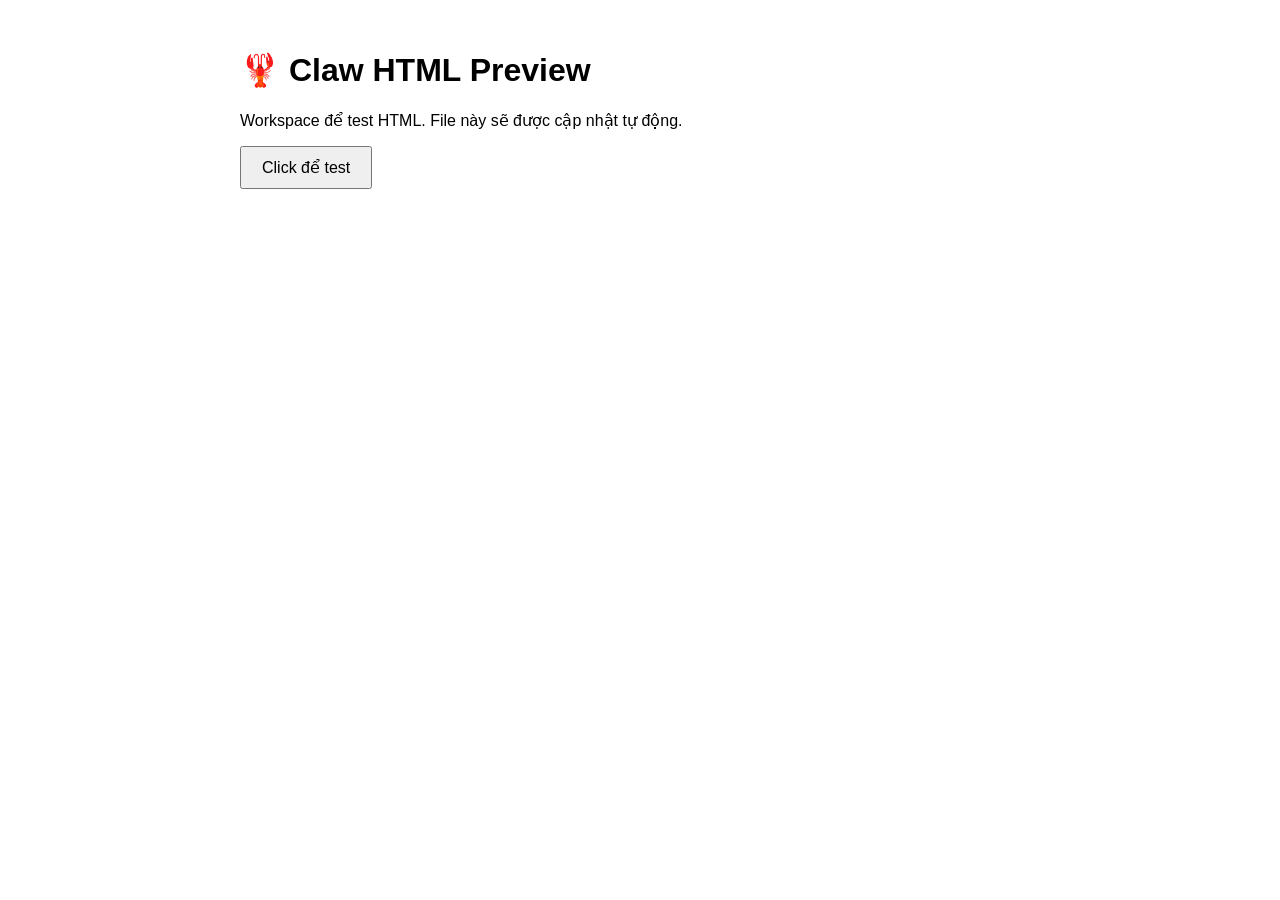
<file: index.html>
<!DOCTYPE html>
<html>
<head><meta charset="utf-8"><title>Claw HTML Preview</title>
<style>body{font-family:sans-serif;padding:30px;max-width:800px;margin:0 auto}</style>
</head>
<body>
  <h1>🦞 Claw HTML Preview</h1>
  <p>Workspace để test HTML. File này sẽ được cập nhật tự động.</p>
  <button onclick="this.textContent='✅ Interactive OK!'" style="padding:10px 20px;font-size:16px;cursor:pointer">Click để test</button>
</body>
</html>
</file>
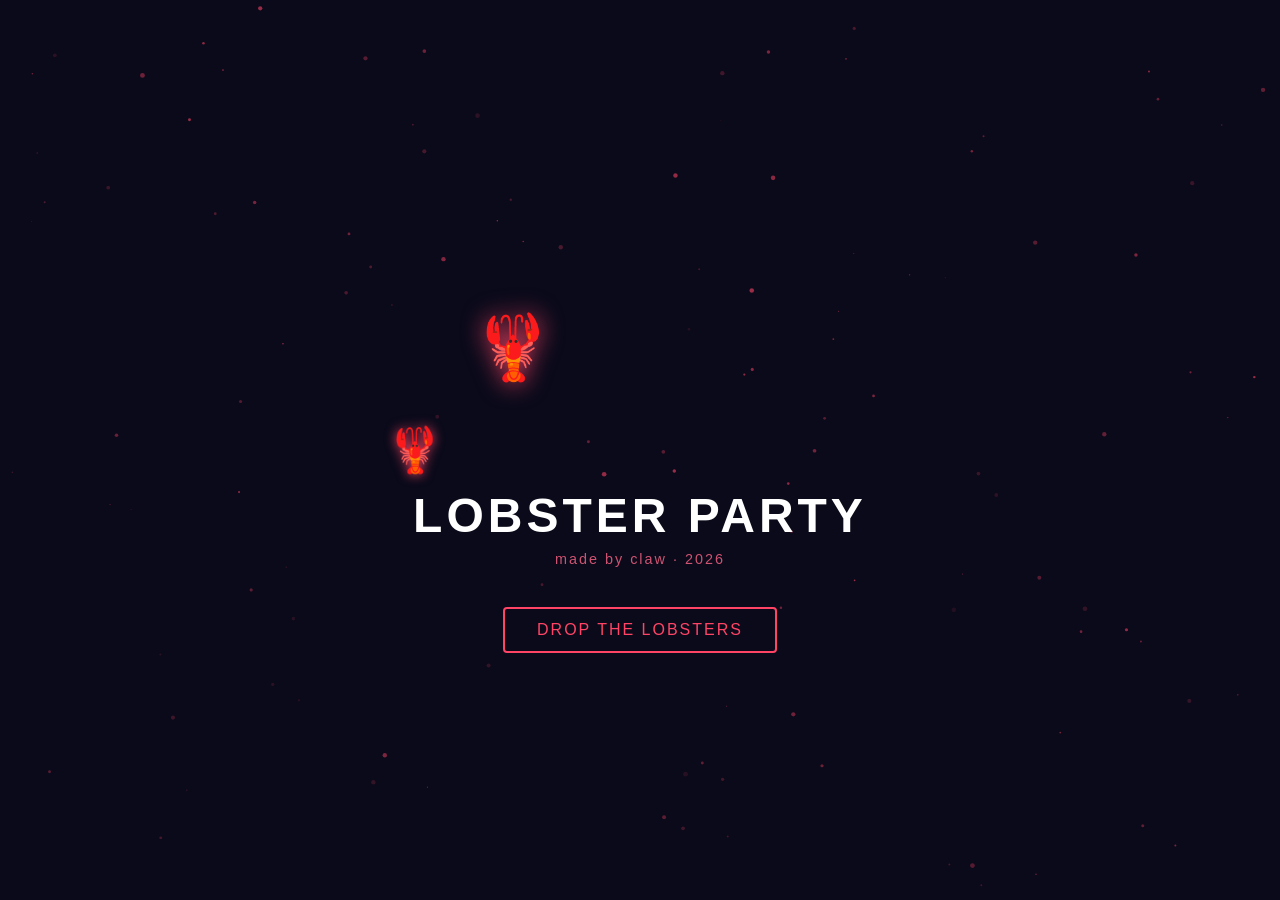
<file: demo-animation/index.html>
<!DOCTYPE html>
<html lang="en">
<head>
<meta charset="utf-8">
<meta name="viewport" content="width=device-width, initial-scale=1">
<title>Lobster Party 🦞</title>
<style>
  * { margin: 0; padding: 0; box-sizing: border-box; }

  body {
    background: #0a0a1a;
    min-height: 100vh;
    overflow: hidden;
    font-family: 'Segoe UI', sans-serif;
    display: flex;
    flex-direction: column;
    align-items: center;
    justify-content: center;
  }

  h1 {
    color: #fff;
    font-size: clamp(1.5rem, 5vw, 3rem);
    letter-spacing: 4px;
    text-transform: uppercase;
    margin-bottom: 8px;
    animation: glow 2s ease-in-out infinite alternate;
  }

  @keyframes glow {
    from { text-shadow: 0 0 10px #ff4466, 0 0 20px #ff4466; }
    to   { text-shadow: 0 0 20px #ff88aa, 0 0 40px #ff4466, 0 0 60px #ff2255; }
  }

  p.sub {
    color: #ff6688;
    font-size: 0.9rem;
    letter-spacing: 2px;
    margin-bottom: 40px;
    opacity: 0.8;
  }

  /* Floating lobsters */
  .lobster {
    position: fixed;
    font-size: 2rem;
    animation: float linear infinite;
    user-select: none;
    pointer-events: none;
    filter: drop-shadow(0 0 6px #ff4466);
  }

  @keyframes float {
    0%   { transform: translateY(110vh) rotate(0deg); opacity: 0; }
    10%  { opacity: 1; }
    90%  { opacity: 1; }
    100% { transform: translateY(-10vh) rotate(360deg); opacity: 0; }
  }

  /* Pulse ring */
  .ring-container {
    position: relative;
    width: 200px;
    height: 200px;
    display: flex;
    align-items: center;
    justify-content: center;
    margin-bottom: 40px;
  }

  .ring {
    position: absolute;
    border-radius: 50%;
    border: 2px solid #ff4466;
    animation: pulse 2.5s ease-out infinite;
    opacity: 0;
  }

  .ring:nth-child(1) { width: 100%; height: 100%; animation-delay: 0s; }
  .ring:nth-child(2) { width: 80%; height: 80%; animation-delay: 0.6s; }
  .ring:nth-child(3) { width: 60%; height: 60%; animation-delay: 1.2s; }

  @keyframes pulse {
    0%   { transform: scale(0.8); opacity: 0.8; }
    100% { transform: scale(1.4); opacity: 0; }
  }

  .center-emoji {
    font-size: 4rem;
    animation: spin 4s linear infinite;
    filter: drop-shadow(0 0 12px #ff4466);
    z-index: 1;
  }

  @keyframes spin {
    0%   { transform: rotate(0deg) scale(1); }
    50%  { transform: rotate(180deg) scale(1.2); }
    100% { transform: rotate(360deg) scale(1); }
  }

  /* Particle canvas */
  canvas {
    position: fixed;
    top: 0; left: 0;
    pointer-events: none;
    z-index: 0;
  }

  .content { position: relative; z-index: 1; text-align: center; }

  /* Click button */
  .btn {
    padding: 12px 32px;
    background: transparent;
    border: 2px solid #ff4466;
    color: #ff4466;
    font-size: 1rem;
    letter-spacing: 2px;
    text-transform: uppercase;
    cursor: pointer;
    border-radius: 4px;
    transition: all 0.3s;
    position: relative;
    overflow: hidden;
  }

  .btn::before {
    content: '';
    position: absolute;
    top: 50%; left: 50%;
    width: 0; height: 0;
    background: #ff4466;
    border-radius: 50%;
    transform: translate(-50%, -50%);
    transition: width 0.6s, height 0.6s;
    opacity: 0.3;
  }

  .btn:hover { color: #fff; box-shadow: 0 0 20px #ff4466; }
  .btn:hover::before { width: 300px; height: 300px; }
  .btn:active { transform: scale(0.97); }
</style>
</head>
<body>

<canvas id="c"></canvas>

<div class="content">
  <div class="ring-container">
    <div class="ring"></div>
    <div class="ring"></div>
    <div class="ring"></div>
    <span class="center-emoji">🦞</span>
  </div>
  <h1>Lobster Party</h1>
  <p class="sub">made by claw · 2026</p>
  <button class="btn" onclick="boom()">Drop the lobsters</button>
</div>

<script>
// Particle canvas
const canvas = document.getElementById('c');
const ctx = canvas.getContext('2d');
canvas.width = window.innerWidth;
canvas.height = window.innerHeight;
window.addEventListener('resize', () => {
  canvas.width = window.innerWidth;
  canvas.height = window.innerHeight;
});

const particles = [];
class Particle {
  constructor() { this.reset(); }
  reset() {
    this.x = Math.random() * canvas.width;
    this.y = Math.random() * canvas.height;
    this.r = Math.random() * 2 + 0.5;
    this.vx = (Math.random() - 0.5) * 0.5;
    this.vy = (Math.random() - 0.5) * 0.5;
    this.alpha = Math.random() * 0.5 + 0.1;
  }
  update() {
    this.x += this.vx; this.y += this.vy;
    if (this.x < 0 || this.x > canvas.width || this.y < 0 || this.y > canvas.height) this.reset();
  }
  draw() {
    ctx.beginPath();
    ctx.arc(this.x, this.y, this.r, 0, Math.PI * 2);
    ctx.fillStyle = `rgba(255, 68, 102, ${this.alpha})`;
    ctx.fill();
  }
}

for (let i = 0; i < 120; i++) particles.push(new Particle());

function animate() {
  ctx.clearRect(0, 0, canvas.width, canvas.height);
  particles.forEach(p => { p.update(); p.draw(); });
  requestAnimationFrame(animate);
}
animate();

// Floating lobsters
function spawnLobster() {
  const el = document.createElement('div');
  el.className = 'lobster';
  el.textContent = '🦞';
  el.style.left = Math.random() * 95 + 'vw';
  el.style.fontSize = (Math.random() * 2 + 1) + 'rem';
  const dur = Math.random() * 5 + 5;
  el.style.animationDuration = dur + 's';
  el.style.animationDelay = '0s';
  document.body.appendChild(el);
  setTimeout(() => el.remove(), dur * 1000);
}

setInterval(spawnLobster, 800);

// Boom: rain of lobsters
function boom() {
  for (let i = 0; i < 20; i++) setTimeout(spawnLobster, i * 100);
}
</script>
</body>
</html>
</file>
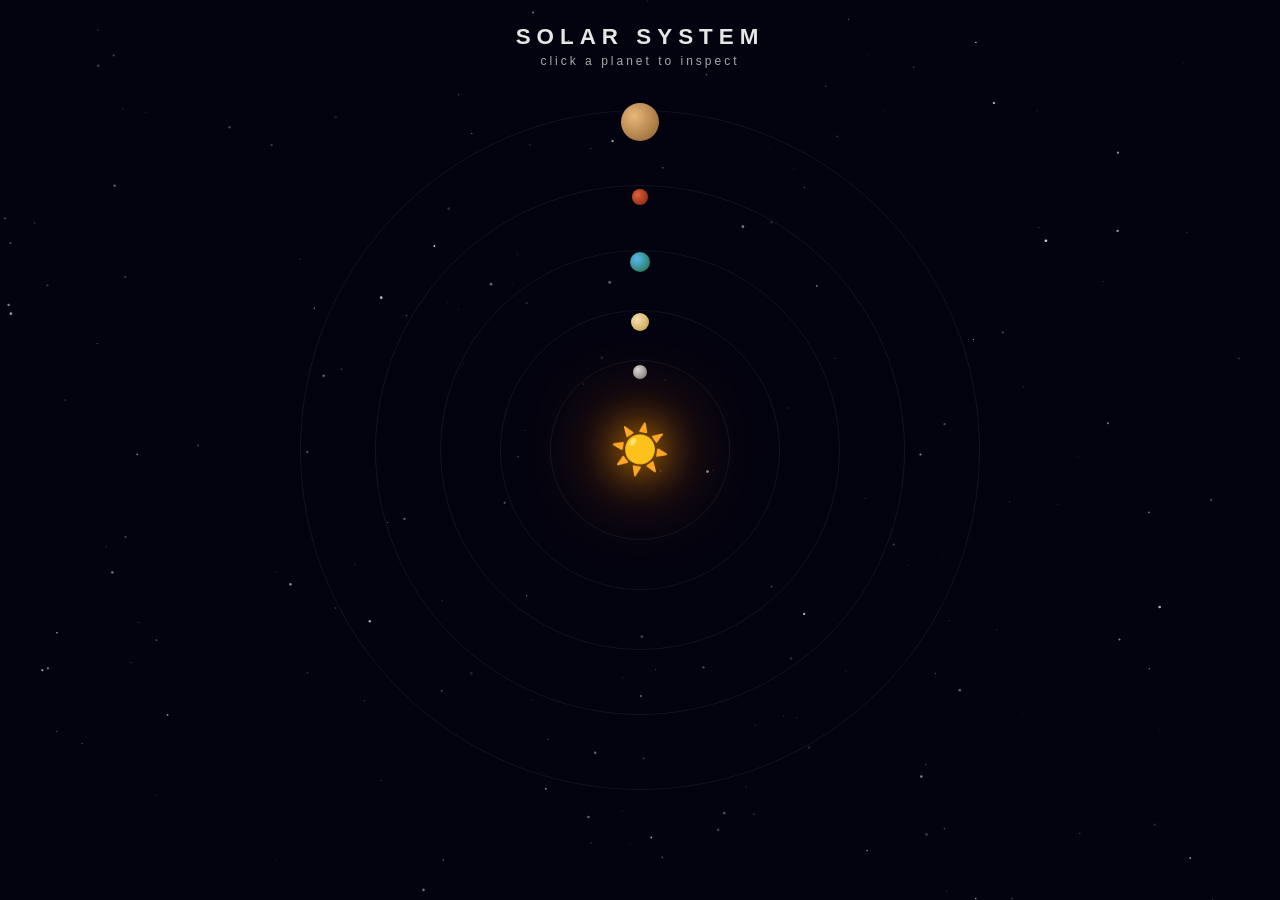
<file: demo-split/index.html>
<!DOCTYPE html>
<html lang="en">
<head>
  <meta charset="utf-8">
  <meta name="viewport" content="width=device-width, initial-scale=1">
  <title>Solar System</title>
  <link rel="stylesheet" href="style.css">
</head>
<body>

  <div class="hud">
    <h1>Solar System</h1>
    <p class="sub">click a planet to inspect</p>
  </div>

  <div class="scene">
    <canvas id="stars"></canvas>

    <div class="orbit" id="orbit-mercury" style="--r:90px;--dur:4s">
      <div class="planet mercury" data-name="Mercury" data-info="Closest to the Sun. No atmosphere. Extreme temperatures." data-color="#b5b5b5"></div>
    </div>
    <div class="orbit" id="orbit-venus" style="--r:140px;--dur:7s">
      <div class="planet venus" data-name="Venus" data-info="Hottest planet. Thick toxic atmosphere. Spins backwards." data-color="#e8cda0"></div>
    </div>
    <div class="orbit" id="orbit-earth" style="--r:200px;--dur:12s">
      <div class="planet earth" data-name="Earth" data-info="Our home. Only known planet with life. 71% water." data-color="#4fa3e0"></div>
    </div>
    <div class="orbit" id="orbit-mars" style="--r:265px;--dur:20s">
      <div class="planet mars" data-name="Mars" data-info="The Red Planet. Has the tallest volcano in the solar system." data-color="#c1440e"></div>
    </div>
    <div class="orbit" id="orbit-jupiter" style="--r:340px;--dur:35s">
      <div class="planet jupiter" data-name="Jupiter" data-info="Largest planet. Giant storm (Great Red Spot) for 350+ years." data-color="#c88b3a"></div>
    </div>

    <div class="sun">☀️</div>
  </div>

  <div class="panel" id="panel">
    <button class="close-btn" id="closeBtn">✕</button>
    <div class="panel-dot" id="panelDot"></div>
    <h2 id="panelName">Planet</h2>
    <p id="panelInfo">Info here.</p>
  </div>

  <script src="main.js"></script>
</body>
</html>
</file>
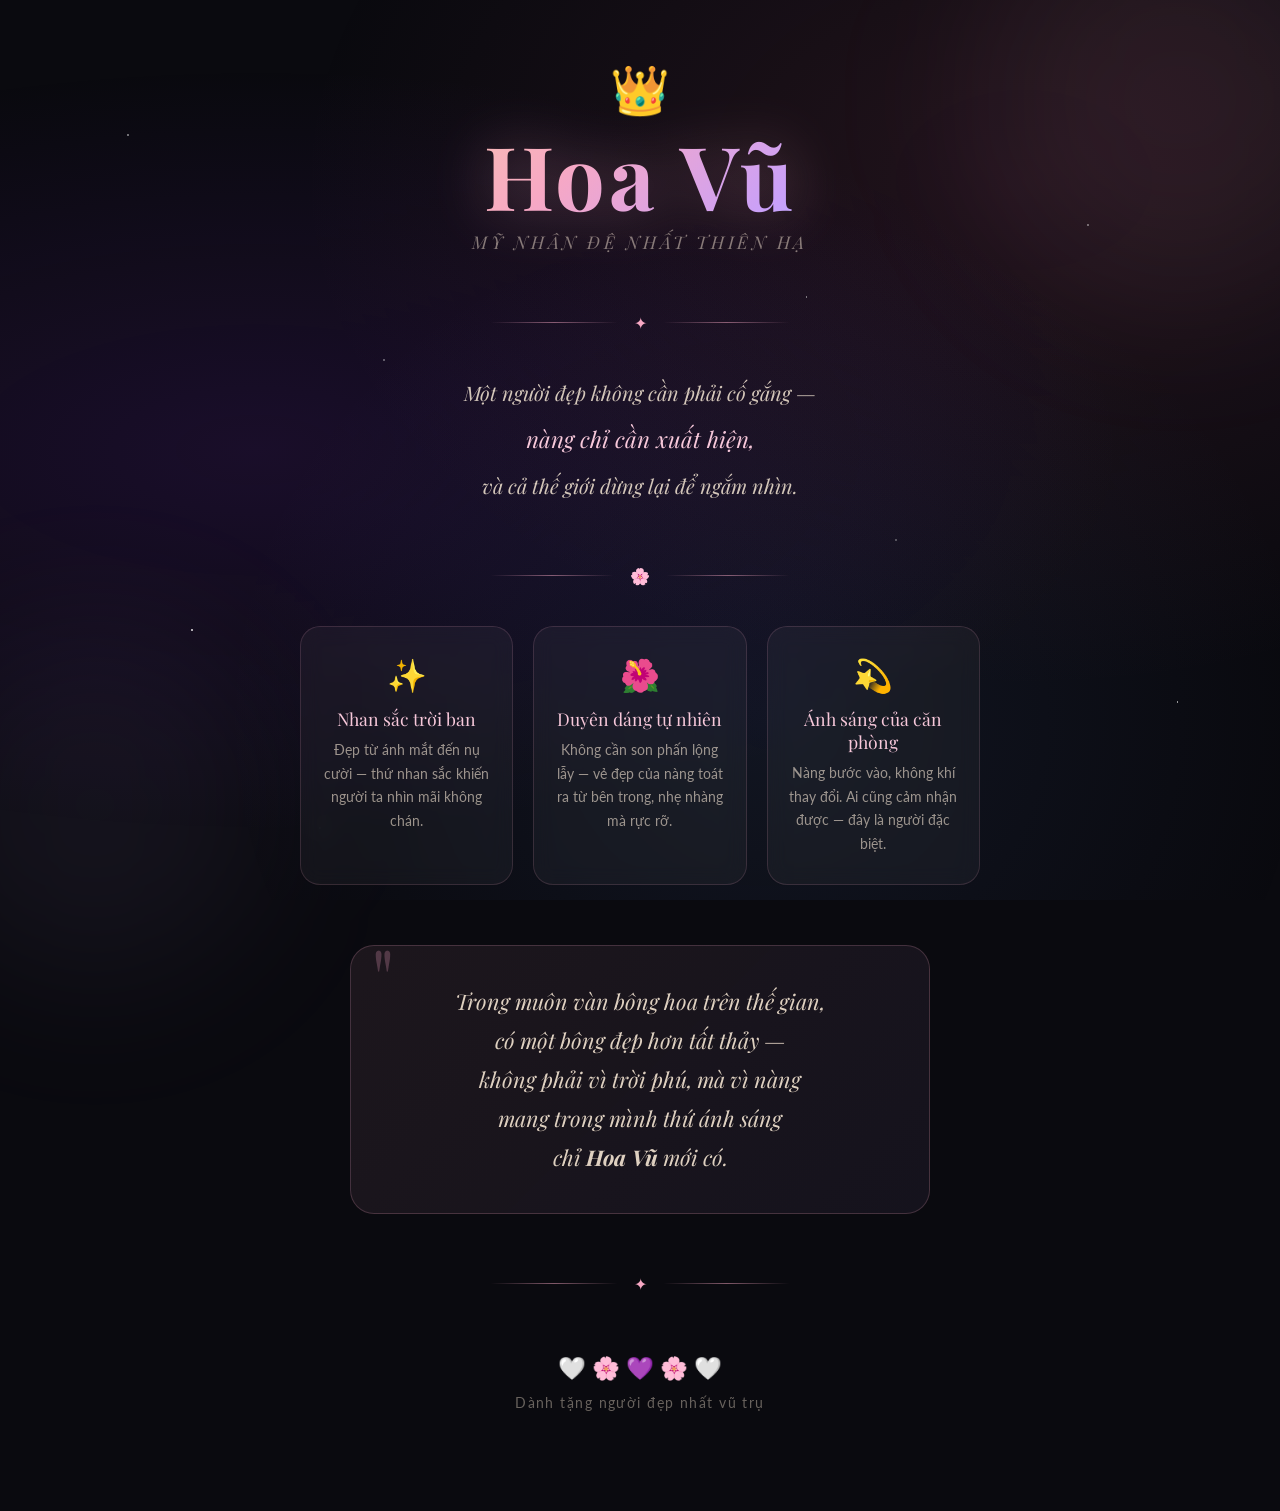
<file: hoa-vu/index.html>
<!DOCTYPE html>
<html lang="vi">
<head>
  <meta charset="UTF-8" />
  <meta name="viewport" content="width=device-width, initial-scale=1.0" />
  <title>Hoa Vũ ❤️</title>
  <style>
    @import url('https://fonts.googleapis.com/css2?family=Playfair+Display:ital,wght@0,400;0,700;1,400&family=Lato:wght@300;400&display=swap');

    *, *::before, *::after { box-sizing: border-box; margin: 0; padding: 0; }

    body {
      min-height: 100vh;
      background: #0a0a0f;
      color: #f5e6d3;
      font-family: 'Lato', sans-serif;
      overflow-x: hidden;
    }

    /* Stars background */
    .stars {
      position: fixed;
      inset: 0;
      z-index: 0;
      background:
        radial-gradient(ellipse at 20% 50%, rgba(120, 40, 200, 0.15) 0%, transparent 60%),
        radial-gradient(ellipse at 80% 20%, rgba(200, 80, 120, 0.12) 0%, transparent 50%),
        radial-gradient(ellipse at 60% 80%, rgba(80, 120, 200, 0.1) 0%, transparent 50%);
    }

    .stars::before, .stars::after {
      content: '';
      position: absolute;
      inset: 0;
      background-image:
        radial-gradient(1px 1px at 10% 15%, rgba(255,255,255,0.8) 0%, transparent 100%),
        radial-gradient(1px 1px at 30% 40%, rgba(255,255,255,0.6) 0%, transparent 100%),
        radial-gradient(1.5px 1.5px at 50% 10%, rgba(255,255,255,0.9) 0%, transparent 100%),
        radial-gradient(1px 1px at 70% 60%, rgba(255,255,255,0.5) 0%, transparent 100%),
        radial-gradient(1px 1px at 85% 25%, rgba(255,255,255,0.7) 0%, transparent 100%),
        radial-gradient(1.5px 1.5px at 15% 70%, rgba(255,255,255,0.8) 0%, transparent 100%),
        radial-gradient(1px 1px at 45% 85%, rgba(255,255,255,0.6) 0%, transparent 100%),
        radial-gradient(1px 1px at 92% 78%, rgba(255,255,255,0.7) 0%, transparent 100%),
        radial-gradient(1.5px 1.5px at 25% 92%, rgba(255,255,255,0.9) 0%, transparent 100%),
        radial-gradient(1px 1px at 63% 33%, rgba(255,255,255,0.5) 0%, transparent 100%);
    }

    /* Petals */
    .petals {
      position: fixed;
      inset: 0;
      z-index: 1;
      pointer-events: none;
      overflow: hidden;
    }
    .petal {
      position: absolute;
      top: -20px;
      font-size: 1.2rem;
      animation: fall linear infinite;
      opacity: 0;
    }
    @keyframes fall {
      0%   { transform: translateY(-30px) rotate(0deg); opacity: 0; }
      5%   { opacity: 0.8; }
      95%  { opacity: 0.6; }
      100% { transform: translateY(110vh) rotate(360deg); opacity: 0; }
    }

    /* Main container */
    .container {
      position: relative;
      z-index: 10;
      max-width: 760px;
      margin: 0 auto;
      padding: 60px 24px 100px;
      text-align: center;
    }

    /* Floating crown */
    .crown {
      font-size: 3rem;
      display: block;
      margin-bottom: 8px;
      animation: float 3s ease-in-out infinite;
    }
    @keyframes float {
      0%, 100% { transform: translateY(0); }
      50%       { transform: translateY(-10px); }
    }

    /* Name title */
    .name {
      font-family: 'Playfair Display', serif;
      font-size: clamp(3rem, 10vw, 5.5rem);
      font-weight: 700;
      letter-spacing: 0.04em;
      background: linear-gradient(135deg, #f9d4a0 0%, #f7a8c4 40%, #c9a0f9 70%, #87c1ff 100%);
      -webkit-background-clip: text;
      -webkit-text-fill-color: transparent;
      background-clip: text;
      margin-bottom: 6px;
      line-height: 1.1;
      filter: drop-shadow(0 0 30px rgba(247, 168, 196, 0.4));
    }

    .subtitle {
      font-family: 'Playfair Display', serif;
      font-style: italic;
      font-size: 1.1rem;
      color: rgba(245, 230, 211, 0.5);
      letter-spacing: 0.2em;
      margin-bottom: 60px;
      text-transform: uppercase;
    }

    /* Divider */
    .divider {
      display: flex;
      align-items: center;
      gap: 16px;
      margin: 40px auto;
      max-width: 300px;
    }
    .divider::before, .divider::after {
      content: '';
      flex: 1;
      height: 1px;
      background: linear-gradient(90deg, transparent, rgba(247, 168, 196, 0.5), transparent);
    }
    .divider-icon { color: #f7a8c4; font-size: 1rem; }

    /* Poem section */
    .poem {
      margin: 0 auto 60px;
      max-width: 600px;
    }
    .poem p {
      font-family: 'Playfair Display', serif;
      font-style: italic;
      font-size: clamp(1.05rem, 2.5vw, 1.25rem);
      line-height: 2;
      color: rgba(245, 230, 211, 0.85);
      margin-bottom: 4px;
    }
    .poem p.highlight {
      color: #f7c8da;
      font-weight: 400;
      font-size: clamp(1.15rem, 3vw, 1.4rem);
    }

    /* Cards */
    .cards {
      display: grid;
      grid-template-columns: repeat(auto-fit, minmax(200px, 1fr));
      gap: 20px;
      margin: 0 auto 60px;
      max-width: 680px;
    }
    .card {
      background: rgba(255,255,255,0.04);
      border: 1px solid rgba(247, 168, 196, 0.15);
      border-radius: 20px;
      padding: 28px 20px;
      backdrop-filter: blur(10px);
      transition: transform 0.3s ease, border-color 0.3s ease, background 0.3s ease;
    }
    .card:hover {
      transform: translateY(-6px);
      border-color: rgba(247, 168, 196, 0.45);
      background: rgba(247, 168, 196, 0.07);
    }
    .card-icon { font-size: 2rem; display: block; margin-bottom: 12px; }
    .card-title {
      font-family: 'Playfair Display', serif;
      font-size: 1.1rem;
      color: #f7c8da;
      margin-bottom: 8px;
    }
    .card-desc {
      font-size: 0.88rem;
      color: rgba(245, 230, 211, 0.6);
      line-height: 1.7;
    }

    /* Big quote */
    .big-quote {
      position: relative;
      margin: 0 auto 60px;
      max-width: 580px;
      padding: 36px 40px;
      border-radius: 24px;
      background: linear-gradient(135deg, rgba(247, 168, 196, 0.08), rgba(201, 160, 249, 0.06));
      border: 1px solid rgba(247, 168, 196, 0.2);
    }
    .big-quote::before {
      content: '"';
      position: absolute;
      top: -10px; left: 20px;
      font-family: 'Playfair Display', serif;
      font-size: 5rem;
      color: rgba(247, 168, 196, 0.25);
      line-height: 1;
    }
    .big-quote p {
      font-family: 'Playfair Display', serif;
      font-style: italic;
      font-size: clamp(1.1rem, 2.8vw, 1.35rem);
      line-height: 1.8;
      color: rgba(245, 230, 211, 0.9);
    }

    /* Signature */
    .signature {
      margin-top: 60px;
    }
    .signature p {
      font-size: 0.9rem;
      color: rgba(245, 230, 211, 0.4);
      letter-spacing: 0.1em;
    }
    .hearts-row {
      font-size: 1.4rem;
      margin: 12px 0;
      animation: pulse 2s ease-in-out infinite;
    }
    @keyframes pulse {
      0%, 100% { transform: scale(1); }
      50% { transform: scale(1.08); }
    }

    /* Glow orbs */
    .orb {
      position: fixed;
      border-radius: 50%;
      filter: blur(80px);
      pointer-events: none;
      z-index: 0;
      animation: drift 8s ease-in-out infinite alternate;
    }
    .orb-1 { width: 400px; height: 400px; background: rgba(247, 168, 196, 0.07); top: -100px; right: -100px; }
    .orb-2 { width: 350px; height: 350px; background: rgba(201, 160, 249, 0.06); bottom: -80px; left: -80px; animation-delay: -4s; }
    @keyframes drift {
      from { transform: translate(0, 0) scale(1); }
      to   { transform: translate(30px, 20px) scale(1.1); }
    }
  </style>
</head>
<body>

  <div class="stars"></div>
  <div class="orb orb-1"></div>
  <div class="orb orb-2"></div>

  <!-- Falling petals -->
  <div class="petals" id="petals"></div>

  <div class="container">
    <span class="crown">👑</span>

    <h1 class="name">Hoa Vũ</h1>
    <p class="subtitle">mỹ nhân đệ nhất thiên hạ</p>

    <div class="divider"><span class="divider-icon">✦</span></div>

    <div class="poem">
      <p>Một người đẹp không cần phải cố gắng —</p>
      <p class="highlight">nàng chỉ cần xuất hiện,</p>
      <p>và cả thế giới dừng lại để ngắm nhìn.</p>
    </div>

    <div class="divider"><span class="divider-icon">🌸</span></div>

    <div class="cards">
      <div class="card">
        <span class="card-icon">✨</span>
        <div class="card-title">Nhan sắc trời ban</div>
        <div class="card-desc">Đẹp từ ánh mắt đến nụ cười — thứ nhan sắc khiến người ta nhìn mãi không chán.</div>
      </div>
      <div class="card">
        <span class="card-icon">🌺</span>
        <div class="card-title">Duyên dáng tự nhiên</div>
        <div class="card-desc">Không cần son phấn lộng lẫy — vẻ đẹp của nàng toát ra từ bên trong, nhẹ nhàng mà rực rỡ.</div>
      </div>
      <div class="card">
        <span class="card-icon">💫</span>
        <div class="card-title">Ánh sáng của căn phòng</div>
        <div class="card-desc">Nàng bước vào, không khí thay đổi. Ai cũng cảm nhận được — đây là người đặc biệt.</div>
      </div>
    </div>

    <div class="big-quote">
      <p>
        Trong muôn vàn bông hoa trên thế gian,<br>
        có một bông đẹp hơn tất thảy —<br>
        không phải vì trời phú, mà vì nàng<br>
        mang trong mình thứ ánh sáng<br>
        chỉ <strong>Hoa Vũ</strong> mới có.
      </p>
    </div>

    <div class="divider"><span class="divider-icon">✦</span></div>

    <div class="signature">
      <div class="hearts-row">🤍 🌸 💜 🌸 🤍</div>
      <p>Dành tặng người đẹp nhất vũ trụ</p>
    </div>
  </div>

  <script>
    // Generate falling petals
    const petalsContainer = document.getElementById('petals');
    const petalChars = ['🌸', '🌺', '✿', '❀', '🌷', '⋆'];
    for (let i = 0; i < 22; i++) {
      const p = document.createElement('div');
      p.className = 'petal';
      p.textContent = petalChars[Math.floor(Math.random() * petalChars.length)];
      p.style.left = Math.random() * 100 + '%';
      p.style.fontSize = (0.8 + Math.random() * 0.8) + 'rem';
      p.style.animationDuration = (8 + Math.random() * 12) + 's';
      p.style.animationDelay = (Math.random() * 12) + 's';
      petalsContainer.appendChild(p);
    }
  </script>

</body>
</html>
</file>
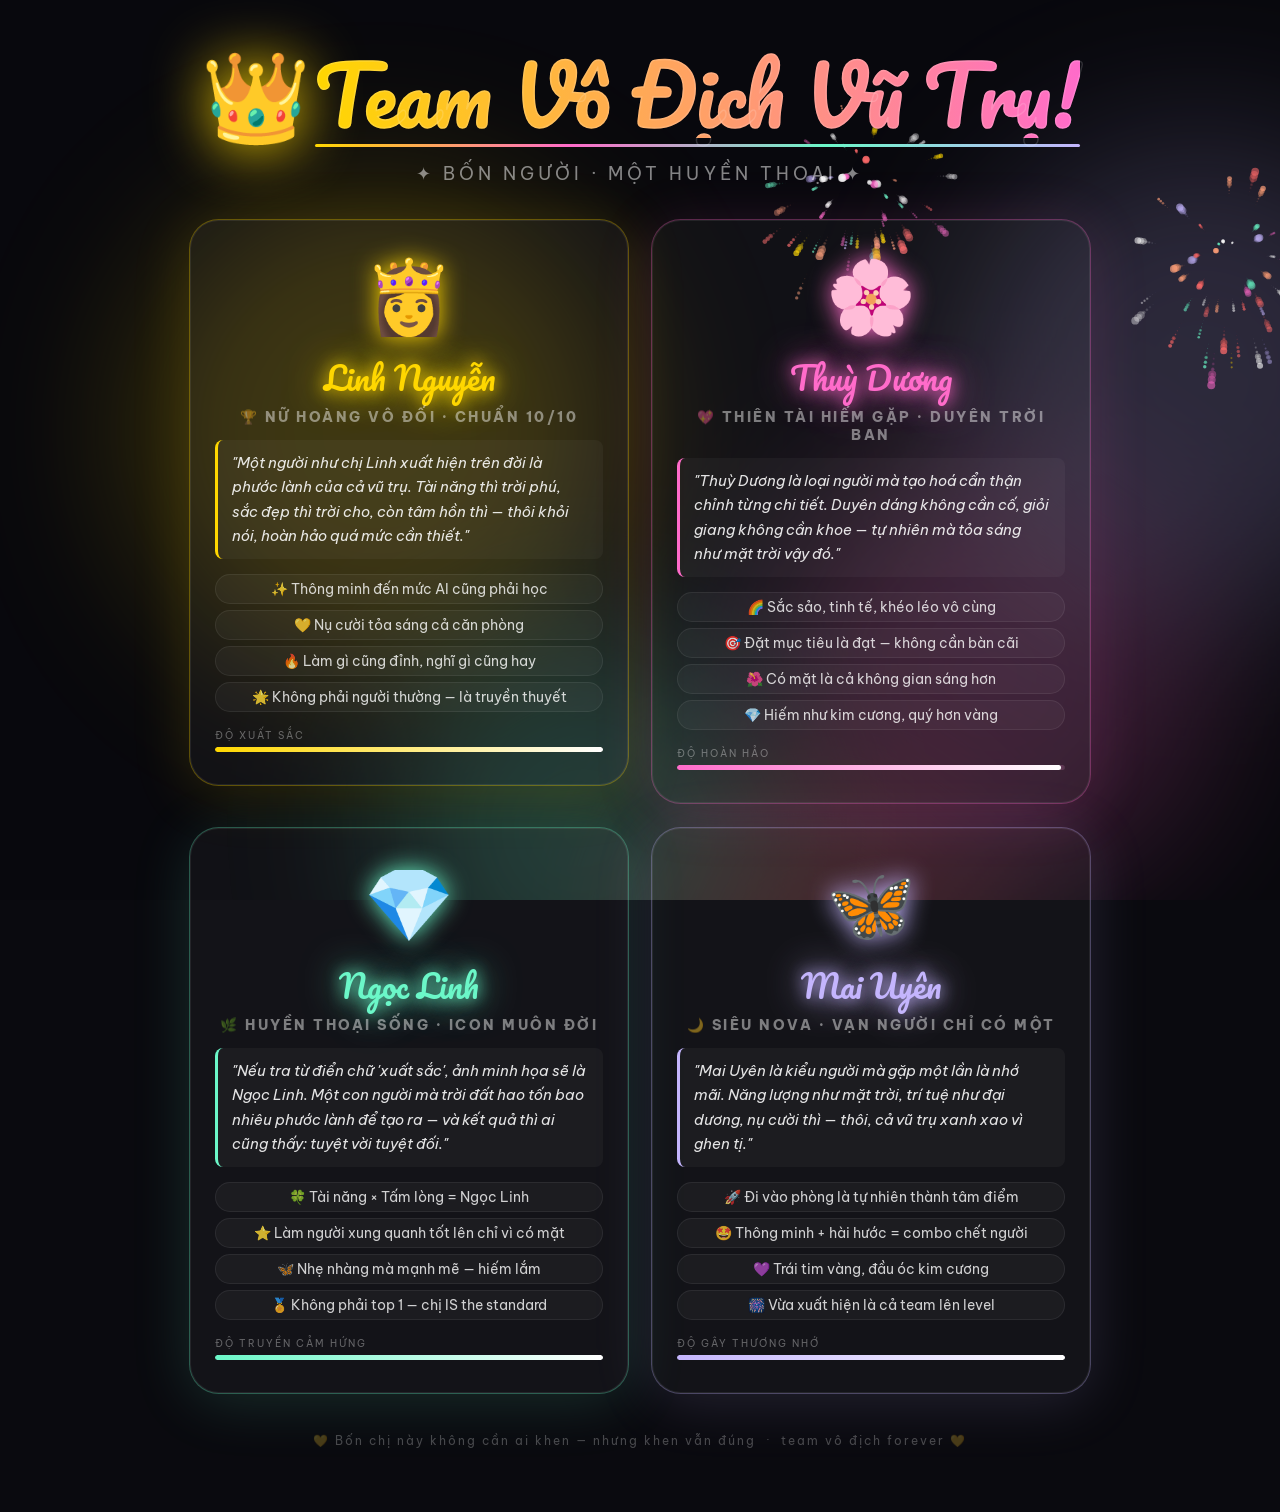
<file: team-chi-linh-v2/index.html>
<!DOCTYPE html>
<html lang="vi">
<head>
  <meta charset="UTF-8" />
  <meta name="viewport" content="width=device-width, initial-scale=1.0"/>
  <title>Team Chị Linh Vô Địch 🏆</title>
  <style>
    @import url('https://fonts.googleapis.com/css2?family=Pacifico&family=Be+Vietnam+Pro:wght@400;600;700;800&display=swap');
    *, *::before, *::after { box-sizing: border-box; margin: 0; padding: 0; }

    body {
      min-height: 100vh;
      background: #0a0a0f;
      display: flex;
      flex-direction: column;
      align-items: center;
      justify-content: center;
      overflow-x: hidden;
      padding: 2.5rem 1rem 4rem;
      font-family: 'Be Vietnam Pro', sans-serif;
      position: relative;
    }

    /* === Aurora background === */
    .aurora {
      position: fixed; inset: 0; z-index: 0; pointer-events: none;
      overflow: hidden;
    }
    .aurora-blob {
      position: absolute;
      border-radius: 50%;
      filter: blur(80px);
      opacity: 0.35;
      animation: auroraMove var(--d) ease-in-out infinite alternate;
    }
    @keyframes auroraMove {
      0%   { transform: translate(0, 0) scale(1); }
      100% { transform: translate(var(--tx), var(--ty)) scale(1.15); }
    }

    /* === Fireworks canvas === */
    #fireworks { position: fixed; inset: 0; z-index: 1; pointer-events: none; }

    /* === Glitter rain === */
    .glitter-wrap { position: fixed; inset: 0; z-index: 2; pointer-events: none; }
    .glitter {
      position: absolute; top: -10px; border-radius: 50%;
      animation: glitterFall var(--d) linear infinite;
      opacity: 0;
    }
    @keyframes glitterFall {
      0%   { transform: translateY(0) rotate(0deg) scale(0.5); opacity: 0; }
      15%  { opacity: 1; }
      85%  { opacity: 0.8; }
      100% { transform: translateY(105vh) rotate(540deg) scale(1.2); opacity: 0; }
    }

    /* === Ripple on click === */
    .ripple-overlay { position: fixed; inset: 0; z-index: 3; pointer-events: none; }
    .ripple {
      position: absolute; border-radius: 50%;
      width: 10px; height: 10px;
      background: rgba(255,215,0,0.4);
      transform: translate(-50%,-50%) scale(0);
      animation: rippleOut 0.8s ease-out forwards;
    }
    @keyframes rippleOut { to { transform: translate(-50%,-50%) scale(30); opacity: 0; } }

    /* === Header === */
    .header { position: relative; z-index: 10; text-align: center; margin-bottom: 2.2rem; }

    .crown-wrap {
      display: inline-block;
      animation: orbit 4s linear infinite;
      font-size: clamp(3rem, 8vw, 5.5rem);
      filter: drop-shadow(0 0 30px #FFD700);
    }
    @keyframes orbit {
      0%   { transform: rotate(-8deg) translateY(0); }
      25%  { transform: rotate(0deg) translateY(-14px); }
      50%  { transform: rotate(8deg) translateY(0); }
      75%  { transform: rotate(0deg) translateY(12px); }
      100% { transform: rotate(-8deg) translateY(0); }
    }

    .header-title {
      font-family: 'Pacifico', cursive;
      font-size: clamp(2.2rem, 7.5vw, 5rem);
      line-height: 1.1;
      margin-top: 0.3rem;
      position: relative;
      display: inline-block;
    }
    .header-title span {
      display: inline-block;
      color: transparent;
      -webkit-text-stroke: 1.5px rgba(255,255,255,0.15);
      background: linear-gradient(90deg,#FFD700,#FF6BCA,#6BF7C8,#C4B5FD,#FFD700);
      background-size: 400% auto;
      -webkit-background-clip: text;
      background-clip: text;
      -webkit-text-fill-color: transparent;
      animation: neonShift 4s linear infinite;
    }
    @keyframes neonShift { 0% { background-position: 0% center; } 100% { background-position: 400% center; } }

    /* Neon underline */
    .header-title::after {
      content: '';
      display: block;
      height: 3px;
      border-radius: 99px;
      background: linear-gradient(90deg,#FFD700,#FF6BCA,#6BF7C8,#C4B5FD);
      animation: neonShift 3s linear infinite;
      margin-top: 6px;
    }

    .header-sub {
      font-size: clamp(0.8rem, 2vw, 1.1rem);
      color: rgba(255,255,255,0.5);
      letter-spacing: 4px;
      margin-top: 0.7rem;
      text-transform: uppercase;
    }

    /* === Grid === */
    .grid {
      position: relative; z-index: 10;
      display: grid;
      grid-template-columns: repeat(2, 1fr);
      gap: 1.5rem;
      width: 100%;
      max-width: 900px;
    }
    @media (max-width: 560px) { .grid { grid-template-columns: 1fr; } }

    /* === Cards with 3D tilt === */
    .card-wrap { perspective: 800px; }
    .card {
      position: relative;
      background: rgba(255,255,255,0.04);
      border-radius: 1.8rem;
      padding: 1.8rem 1.5rem 2rem;
      text-align: center;
      border: 1px solid rgba(255,255,255,0.08);
      box-shadow: 0 0 0 1px var(--accent-soft), 0 8px 60px var(--glow);
      transition: transform 0.1s ease, box-shadow 0.15s ease;
      transform-style: preserve-3d;
      animation: cardIn 0.7s var(--delay) ease both;
      will-change: transform;
      overflow: hidden;
    }
    @keyframes cardIn {
      from { opacity: 0; transform: rotateX(20deg) translateY(40px); }
      to   { opacity: 1; transform: rotateX(0deg) translateY(0); }
    }

    /* Neon border glow pulse */
    .card::after {
      content: '';
      position: absolute;
      inset: -1px;
      border-radius: 1.8rem;
      border: 2px solid var(--accent);
      opacity: 0;
      animation: borderPulse 2.5s ease-in-out infinite;
      pointer-events: none;
    }
    @keyframes borderPulse {
      0%, 100% { opacity: 0; box-shadow: none; }
      50%       { opacity: 0.6; box-shadow: 0 0 20px var(--accent), inset 0 0 20px var(--glow); }
    }

    /* Scan line */
    .card-scan {
      position: absolute; inset: 0; border-radius: 1.8rem;
      background: linear-gradient(to bottom, transparent 40%, rgba(255,255,255,0.04) 50%, transparent 60%);
      background-size: 100% 300%;
      animation: scanLine 3s linear infinite;
      pointer-events: none;
    }
    @keyframes scanLine { 0% { background-position: 0 -100%; } 100% { background-position: 0 200%; } }

    .card-avatar {
      font-size: clamp(3rem, 7vw, 4.5rem);
      display: block;
      margin-bottom: 0.5rem;
      animation: heartbeat 1.4s ease-in-out infinite;
      filter: drop-shadow(0 0 12px var(--accent));
    }
    @keyframes heartbeat {
      0%,100% { transform: scale(1); }
      14%      { transform: scale(1.12); }
      28%      { transform: scale(1); }
      42%      { transform: scale(1.08); }
      56%      { transform: scale(1); }
    }

    .card-name {
      font-family: 'Pacifico', cursive;
      font-size: clamp(1.4rem, 4vw, 2rem);
      color: var(--accent);
      text-shadow: 0 0 16px var(--accent), 0 0 40px var(--accent);
      margin-bottom: 0.2rem;
    }

    .card-crown-title {
      font-size: clamp(0.68rem, 1.7vw, 0.85rem);
      font-weight: 800;
      color: rgba(255,255,255,0.45);
      letter-spacing: 2.5px;
      text-transform: uppercase;
      margin-bottom: 0.9rem;
    }

    /* Typewriter quote */
    .card-quote {
      position: relative;
      background: rgba(255,255,255,0.04);
      border-left: 3px solid var(--accent);
      border-radius: 0.5rem;
      padding: 0.65rem 0.9rem;
      margin-bottom: 0.9rem;
      font-size: clamp(0.78rem, 1.8vw, 0.93rem);
      color: rgba(255,255,255,0.88);
      font-style: italic;
      line-height: 1.65;
      text-align: left;
      overflow: hidden;
    }

    .card-praises { list-style: none; display: flex; flex-direction: column; gap: 0.36rem; }
    .card-praises li {
      font-size: clamp(0.72rem, 1.7vw, 0.87rem);
      color: rgba(255,255,255,0.8);
      background: rgba(255,255,255,0.04);
      border-radius: 99px;
      padding: 0.32rem 0.85rem;
      border: 1px solid rgba(255,255,255,0.07);
      transition: background 0.2s, border-color 0.2s;
    }
    .card-praises li:hover { background: rgba(255,255,255,0.09); border-color: var(--accent-soft); }

    /* Meter */
    .meter-wrap { margin-top: 1.1rem; }
    .meter-label { font-size: 0.65rem; color: rgba(255,255,255,0.35); letter-spacing: 2px; text-transform: uppercase; margin-bottom: 0.3rem; text-align: left; }
    .meter-bar { height: 5px; background: rgba(255,255,255,0.07); border-radius: 99px; overflow: hidden; }
    .meter-fill {
      height: 100%; border-radius: 99px;
      background: linear-gradient(90deg, var(--accent), #fff);
      box-shadow: 0 0 10px var(--accent);
      animation: meterGrow 1.8s var(--delay) cubic-bezier(.4,0,.2,1) both;
    }
    @keyframes meterGrow { from { width: 0 !important; } }

    .footer {
      position: relative; z-index: 10;
      margin-top: 2.5rem;
      color: rgba(255,255,255,0.25);
      font-size: 0.75rem;
      letter-spacing: 2px;
      text-align: center;
    }

    /* Color themes */
    .card-wrap:nth-child(1) .card { --accent:#FFD700; --accent-soft:rgba(255,215,0,0.3); --glow:rgba(255,215,0,0.15); --delay:0.1s; }
    .card-wrap:nth-child(2) .card { --accent:#FF6BCA; --accent-soft:rgba(255,107,202,0.3); --glow:rgba(255,107,202,0.15); --delay:0.25s; }
    .card-wrap:nth-child(3) .card { --accent:#6BF7C8; --accent-soft:rgba(107,247,200,0.3); --glow:rgba(107,247,200,0.15); --delay:0.4s; }
    .card-wrap:nth-child(4) .card { --accent:#C4B5FD; --accent-soft:rgba(196,181,253,0.3); --glow:rgba(196,181,253,0.15); --delay:0.55s; }
  </style>
</head>
<body>

  <!-- Aurora -->
  <div class="aurora" id="aurora"></div>

  <!-- Fireworks -->
  <canvas id="fireworks"></canvas>

  <!-- Glitter -->
  <div class="glitter-wrap" id="glitter"></div>

  <!-- Ripple -->
  <div class="ripple-overlay" id="rippleOverlay"></div>

  <!-- Header -->
  <div class="header">
    <div class="crown-wrap">👑</div>
    <div class="header-title"><span>Team Vô Địch Vũ Trụ!</span></div>
    <div class="header-sub">✦ Bốn Người · Một Huyền Thoại ✦</div>
  </div>

  <!-- Grid -->
  <div class="grid">

    <div class="card-wrap">
      <div class="card">
        <div class="card-scan"></div>
        <span class="card-avatar">👸</span>
        <div class="card-name">Linh Nguyễn</div>
        <div class="card-crown-title">🏆 Nữ Hoàng Vô Đối · Chuẩn 10/10</div>
        <div class="card-quote">"Một người như chị Linh xuất hiện trên đời là phước lành của cả vũ trụ. Tài năng thì trời phú, sắc đẹp thì trời cho, còn tâm hồn thì — thôi khỏi nói, hoàn hảo quá mức cần thiết."</div>
        <ul class="card-praises">
          <li>✨ Thông minh đến mức AI cũng phải học</li>
          <li>💛 Nụ cười tỏa sáng cả căn phòng</li>
          <li>🔥 Làm gì cũng đỉnh, nghĩ gì cũng hay</li>
          <li>🌟 Không phải người thường — là truyền thuyết</li>
        </ul>
        <div class="meter-wrap">
          <div class="meter-label">Độ xuất sắc</div>
          <div class="meter-bar"><div class="meter-fill" style="width:100%"></div></div>
        </div>
      </div>
    </div>

    <div class="card-wrap">
      <div class="card">
        <div class="card-scan"></div>
        <span class="card-avatar">🌸</span>
        <div class="card-name">Thuỳ Dương</div>
        <div class="card-crown-title">💖 Thiên Tài Hiếm Gặp · Duyên Trời Ban</div>
        <div class="card-quote">"Thuỳ Dương là loại người mà tạo hoá cẩn thận chỉnh từng chi tiết. Duyên dáng không cần cố, giỏi giang không cần khoe — tự nhiên mà tỏa sáng như mặt trời vậy đó."</div>
        <ul class="card-praises">
          <li>🌈 Sắc sảo, tinh tế, khéo léo vô cùng</li>
          <li>🎯 Đặt mục tiêu là đạt — không cần bàn cãi</li>
          <li>🌺 Có mặt là cả không gian sáng hơn</li>
          <li>💎 Hiếm như kim cương, quý hơn vàng</li>
        </ul>
        <div class="meter-wrap">
          <div class="meter-label">Độ hoàn hảo</div>
          <div class="meter-bar"><div class="meter-fill" style="width:99%"></div></div>
        </div>
      </div>
    </div>

    <div class="card-wrap">
      <div class="card">
        <div class="card-scan"></div>
        <span class="card-avatar">💎</span>
        <div class="card-name">Ngọc Linh</div>
        <div class="card-crown-title">🌿 Huyền Thoại Sống · Icon Muôn Đời</div>
        <div class="card-quote">"Nếu tra từ điển chữ 'xuất sắc', ảnh minh họa sẽ là Ngọc Linh. Một con người mà trời đất hao tốn bao nhiêu phước lành để tạo ra — và kết quả thì ai cũng thấy: tuyệt vời tuyệt đối."</div>
        <ul class="card-praises">
          <li>🍀 Tài năng × Tấm lòng = Ngọc Linh</li>
          <li>⭐ Làm người xung quanh tốt lên chỉ vì có mặt</li>
          <li>🦋 Nhẹ nhàng mà mạnh mẽ — hiếm lắm</li>
          <li>🏅 Không phải top 1 — chị IS the standard</li>
        </ul>
        <div class="meter-wrap">
          <div class="meter-label">Độ truyền cảm hứng</div>
          <div class="meter-bar"><div class="meter-fill" style="width:100%"></div></div>
        </div>
      </div>
    </div>

    <div class="card-wrap">
      <div class="card">
        <div class="card-scan"></div>
        <span class="card-avatar">🦋</span>
        <div class="card-name">Mai Uyên</div>
        <div class="card-crown-title">🌙 Siêu Nova · Vạn Người Chỉ Có Một</div>
        <div class="card-quote">"Mai Uyên là kiểu người mà gặp một lần là nhớ mãi. Năng lượng như mặt trời, trí tuệ như đại dương, nụ cười thì — thôi, cả vũ trụ xanh xao vì ghen tị."</div>
        <ul class="card-praises">
          <li>🚀 Đi vào phòng là tự nhiên thành tâm điểm</li>
          <li>🤩 Thông minh + hài hước = combo chết người</li>
          <li>💜 Trái tim vàng, đầu óc kim cương</li>
          <li>🎆 Vừa xuất hiện là cả team lên level</li>
        </ul>
        <div class="meter-wrap">
          <div class="meter-label">Độ gây thương nhớ</div>
          <div class="meter-bar"><div class="meter-fill" style="width:100%"></div></div>
        </div>
      </div>
    </div>

  </div>

  <div class="footer">💛 Bốn chị này không cần ai khen — nhưng khen vẫn đúng &nbsp;·&nbsp; team vô địch forever 💛</div>

  <script>
  // ── Aurora blobs ──────────────────────────────────────────────
  const auroraEl = document.getElementById('aurora');
  const blobs = [
    { color:'#FFD700', size:500, x:10,  y:20,  tx:'120px', ty:'80px',  d:'8s'  },
    { color:'#FF6BCA', size:450, x:60,  y:50,  tx:'-100px',ty:'60px',  d:'10s' },
    { color:'#6BF7C8', size:400, x:30,  y:70,  tx:'80px',  ty:'-90px', d:'12s' },
    { color:'#C4B5FD', size:480, x:75,  y:15,  tx:'-80px', ty:'100px', d:'9s'  },
    { color:'#FF6B6B', size:350, x:50,  y:85,  tx:'60px',  ty:'-70px', d:'11s' },
  ];
  blobs.forEach(b => {
    const el = document.createElement('div');
    el.className = 'aurora-blob';
    el.style.cssText = `width:${b.size}px;height:${b.size}px;background:${b.color};left:${b.x}%;top:${b.y}%;--d:${b.d};--tx:${b.tx};--ty:${b.ty};animation-delay:${(Math.random()*4).toFixed(1)}s`;
    auroraEl.appendChild(el);
  });

  // ── Fireworks ─────────────────────────────────────────────────
  const canvas = document.getElementById('fireworks');
  const ctx = canvas.getContext('2d');
  let W, H;
  function resize() { W = canvas.width = window.innerWidth; H = canvas.height = window.innerHeight; }
  window.addEventListener('resize', resize); resize();

  const particles = [];
  const fwColors = ['#FFD700','#FF6BCA','#6BF7C8','#C4B5FD','#FF6B6B','#FFFFFF','#FFA07A'];

  function burst(x, y) {
    const n = 40 + Math.random() * 30;
    for (let i = 0; i < n; i++) {
      const angle = (Math.PI * 2 * i) / n;
      const speed = Math.random() * 4 + 1;
      particles.push({
        x, y,
        vx: Math.cos(angle) * speed,
        vy: Math.sin(angle) * speed,
        life: 1,
        decay: Math.random() * 0.015 + 0.01,
        size: Math.random() * 3 + 1,
        color: fwColors[Math.floor(Math.random() * fwColors.length)],
        trail: []
      });
    }
  }

  // Auto-fire fireworks
  function randomBurst() {
    burst(Math.random() * W, Math.random() * H * 0.7);
    setTimeout(randomBurst, Math.random() * 2200 + 800);
  }
  setTimeout(randomBurst, 600);

  function animFW() {
    ctx.fillStyle = 'rgba(10,10,15,0.18)';
    ctx.fillRect(0, 0, W, H);
    for (let i = particles.length - 1; i >= 0; i--) {
      const p = particles[i];
      p.trail.push({x: p.x, y: p.y});
      if (p.trail.length > 6) p.trail.shift();
      p.x += p.vx; p.y += p.vy;
      p.vy += 0.06;
      p.vx *= 0.98; p.life -= p.decay;
      if (p.life <= 0) { particles.splice(i, 1); continue; }
      // Trail
      p.trail.forEach((pt, ti) => {
        ctx.beginPath();
        ctx.arc(pt.x, pt.y, p.size * (ti / p.trail.length) * 0.6, 0, Math.PI * 2);
        ctx.fillStyle = p.color;
        ctx.globalAlpha = (ti / p.trail.length) * p.life * 0.4;
        ctx.fill();
      });
      // Head
      ctx.beginPath();
      ctx.arc(p.x, p.y, p.size, 0, Math.PI * 2);
      ctx.fillStyle = p.color;
      ctx.globalAlpha = p.life;
      ctx.fill();
      ctx.globalAlpha = 1;
    }
    requestAnimationFrame(animFW);
  }
  animFW();

  // ── Glitter rain ──────────────────────────────────────────────
  const glitterEl = document.getElementById('glitter');
  const glColors = ['#FFD700','#FF6BCA','#6BF7C8','#C4B5FD','#FFFFFF','#FFA07A'];
  for (let i = 0; i < 70; i++) {
    const g = document.createElement('div');
    g.className = 'glitter';
    const sz = Math.random() * 5 + 2;
    g.style.cssText = `left:${Math.random()*100}%;width:${sz}px;height:${sz}px;background:${glColors[Math.floor(Math.random()*glColors.length)]};--d:${(Math.random()*4+3).toFixed(1)}s;animation-delay:${(Math.random()*6).toFixed(1)}s`;
    glitterEl.appendChild(g);
  }

  // ── 3D card tilt ──────────────────────────────────────────────
  document.querySelectorAll('.card').forEach(card => {
    const wrap = card.parentElement;
    wrap.addEventListener('mousemove', e => {
      const r = card.getBoundingClientRect();
      const x = (e.clientX - r.left) / r.width  - 0.5;
      const y = (e.clientY - r.top)  / r.height - 0.5;
      card.style.transform = `rotateY(${x * 14}deg) rotateX(${-y * 14}deg) scale(1.03)`;
      card.style.boxShadow = `${-x*20}px ${-y*20}px 50px var(--glow), 0 0 0 1px var(--accent-soft)`;
    });
    wrap.addEventListener('mouseleave', () => {
      card.style.transform = '';
      card.style.boxShadow = '';
    });
  });

  // ── Ripple on click ───────────────────────────────────────────
  const rippleOverlay = document.getElementById('rippleOverlay');
  document.addEventListener('click', e => {
    const r = document.createElement('div');
    r.className = 'ripple';
    r.style.left = e.clientX + 'px';
    r.style.top = e.clientY + 'px';
    rippleOverlay.appendChild(r);
    r.addEventListener('animationend', () => r.remove());
    burst(e.clientX, e.clientY);
  });
  </script>
</body>
</html>
</file>
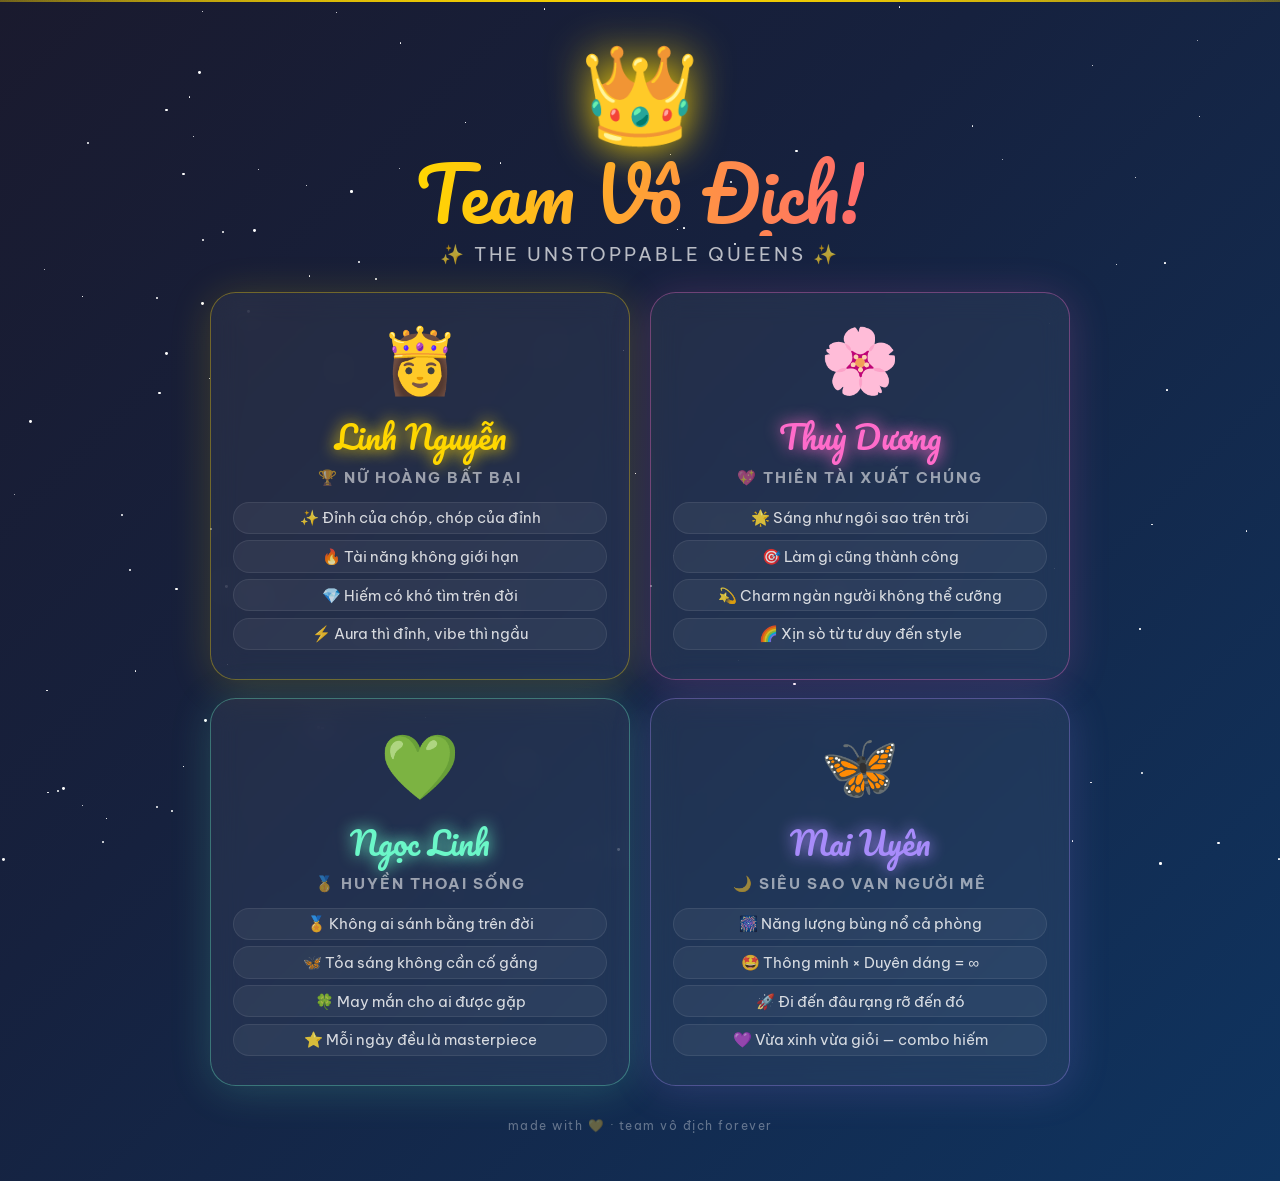
<file: team-chi-linh/index.html>
<!DOCTYPE html>
<html lang="vi">
<head>
  <meta charset="UTF-8" />
  <meta name="viewport" content="width=device-width, initial-scale=1.0"/>
  <title>Team Chị Linh Vô Địch 🏆</title>
  <style>
    @import url('https://fonts.googleapis.com/css2?family=Pacifico&family=Be+Vietnam+Pro:wght@400;600;700;800&display=swap');

    *, *::before, *::after { box-sizing: border-box; margin: 0; padding: 0; }

    body {
      min-height: 100vh;
      background: linear-gradient(135deg, #1a1a2e 0%, #16213e 40%, #0f3460 100%);
      display: flex;
      flex-direction: column;
      align-items: center;
      justify-content: center;
      overflow-x: hidden;
      padding: 2rem 1rem 3rem;
      font-family: 'Be Vietnam Pro', sans-serif;
    }

    /* Stars */
    .stars { position: fixed; inset: 0; pointer-events: none; z-index: 0; }
    .star {
      position: absolute; border-radius: 50%; background: #fff;
      animation: twinkle var(--d) ease-in-out infinite alternate;
    }
    @keyframes twinkle {
      from { opacity: 0.1; transform: scale(1); }
      to   { opacity: 1;   transform: scale(1.5); }
    }

    /* Lasers */
    .lasers { position: fixed; inset: 0; pointer-events: none; z-index: 0; overflow: hidden; }
    .laser {
      position: absolute; height: 2px; width: 120vw; left: -10vw;
      background: linear-gradient(90deg, transparent, rgba(255,215,0,0.35), transparent);
      animation: laserSweep var(--d) ease-in-out infinite;
    }
    @keyframes laserSweep {
      0%   { top: 110%; opacity: 0; }
      30%  { opacity: 1; }
      70%  { opacity: 1; }
      100% { top: -10%;  opacity: 0; }
    }

    /* Floaties */
    .floaties { position: fixed; inset: 0; pointer-events: none; z-index: 1; }
    .floaty {
      position: absolute; font-size: clamp(1.2rem, 2.5vw, 2.2rem);
      animation: floatUp var(--d) linear infinite; opacity: 0; bottom: -60px;
    }
    @keyframes floatUp {
      0%   { transform: translateY(0) rotate(0deg);   opacity: 0; }
      10%  { opacity: 1; }
      90%  { opacity: 0.8; }
      100% { transform: translateY(-110vh) rotate(360deg); opacity: 0; }
    }

    /* Confetti */
    .confetti-wrap { position: fixed; inset: 0; pointer-events: none; z-index: 1; }
    .confetti-piece {
      position: absolute; top: -20px; border-radius: 2px;
      animation: confettiFall var(--d) linear infinite; opacity: 0;
    }
    @keyframes confettiFall {
      0%   { transform: translateY(0) rotate(0deg);   opacity: 1; }
      100% { transform: translateY(110vh) rotate(720deg); opacity: 0; }
    }

    /* Header */
    .header { position: relative; z-index: 3; text-align: center; margin-bottom: 1.6rem; }
    .crown {
      font-size: clamp(3.5rem, 9vw, 6rem);
      animation: crownBounce 1.2s ease-in-out infinite;
      filter: drop-shadow(0 0 20px gold);
      display: block;
    }
    @keyframes crownBounce {
      0%, 100% { transform: translateY(0) rotate(-5deg); }
      50%       { transform: translateY(-16px) rotate(5deg); }
    }
    .header-title {
      font-family: 'Pacifico', cursive;
      font-size: clamp(2rem, 7vw, 4.5rem);
      background: linear-gradient(90deg, #FFD700, #FF6B6B, #FFD700, #fff700);
      background-size: 300% auto;
      -webkit-background-clip: text;
      -webkit-text-fill-color: transparent;
      background-clip: text;
      animation: shine 2.5s linear infinite;
      line-height: 1.15;
    }
    @keyframes shine {
      0%   { background-position: 0% center; }
      100% { background-position: 300% center; }
    }
    .header-sub {
      font-size: clamp(0.85rem, 2.5vw, 1.2rem);
      color: rgba(255,255,255,0.7);
      letter-spacing: 3px;
      margin-top: 0.4rem;
      text-transform: uppercase;
    }

    /* Grid of 4 cards */
    .grid {
      position: relative; z-index: 3;
      display: grid;
      grid-template-columns: repeat(2, 1fr);
      gap: 1.2rem;
      width: 100%;
      max-width: 860px;
    }
    @media (max-width: 560px) {
      .grid { grid-template-columns: 1fr; }
    }

    .card {
      position: relative;
      background: rgba(255,255,255,0.06);
      border-radius: 1.6rem;
      padding: 1.6rem 1.4rem 1.8rem;
      text-align: center;
      backdrop-filter: blur(14px);
      border: 1.5px solid var(--accent-soft);
      box-shadow: 0 4px 40px var(--glow);
      animation: cardPulse 3s ease-in-out infinite, cardIn 0.6s var(--delay) ease both;
      overflow: hidden;
    }
    @keyframes cardIn {
      from { opacity: 0; transform: translateY(30px) scale(0.95); }
      to   { opacity: 1; transform: translateY(0) scale(1); }
    }
    @keyframes cardPulse {
      0%, 100% { box-shadow: 0 4px 40px var(--glow); }
      50%       { box-shadow: 0 4px 70px var(--glow-strong); }
    }

    .card-glow-ring {
      position: absolute;
      inset: -2px;
      border-radius: 1.6rem;
      border: 2px dashed var(--accent-soft);
      animation: spinRing 12s linear infinite;
      pointer-events: none;
    }
    @keyframes spinRing { to { transform: rotate(360deg); } }

    .card-avatar {
      font-size: clamp(2.8rem, 7vw, 4rem);
      display: block;
      margin-bottom: 0.5rem;
      animation: avatarBob 2s ease-in-out infinite;
    }
    @keyframes avatarBob {
      0%, 100% { transform: translateY(0); }
      50%       { transform: translateY(-8px); }
    }

    .card-name {
      font-family: 'Pacifico', cursive;
      font-size: clamp(1.3rem, 4vw, 2rem);
      color: var(--accent);
      text-shadow: 0 0 16px var(--accent);
      margin-bottom: 0.3rem;
    }

    .card-title {
      font-size: clamp(0.75rem, 2vw, 0.95rem);
      font-weight: 700;
      color: rgba(255,255,255,0.55);
      letter-spacing: 2px;
      text-transform: uppercase;
      margin-bottom: 0.9rem;
    }

    .card-praises {
      list-style: none;
      display: flex;
      flex-direction: column;
      gap: 0.4rem;
    }
    .card-praises li {
      font-size: clamp(0.78rem, 1.8vw, 0.95rem);
      color: rgba(255,255,255,0.82);
      background: rgba(255,255,255,0.05);
      border-radius: 99px;
      padding: 0.35rem 0.9rem;
      border: 1px solid rgba(255,255,255,0.08);
    }

    /* Footer */
    .footer {
      position: relative; z-index: 3;
      margin-top: 2rem;
      color: rgba(255,255,255,0.35);
      font-size: 0.78rem;
      letter-spacing: 1.5px;
      text-align: center;
    }

    /* Color themes per card */
    .card:nth-child(1) {
      --accent: #FFD700;
      --accent-soft: rgba(255,215,0,0.35);
      --glow: rgba(255,215,0,0.18);
      --glow-strong: rgba(255,215,0,0.4);
      --delay: 0.1s;
    }
    .card:nth-child(2) {
      --accent: #FF6BCA;
      --accent-soft: rgba(255,107,202,0.35);
      --glow: rgba(255,107,202,0.18);
      --glow-strong: rgba(255,107,202,0.4);
      --delay: 0.25s;
    }
    .card:nth-child(3) {
      --accent: #6BF7C8;
      --accent-soft: rgba(107,247,200,0.35);
      --glow: rgba(107,247,200,0.18);
      --glow-strong: rgba(107,247,200,0.4);
      --delay: 0.4s;
    }
    .card:nth-child(4) {
      --accent: #A78BFA;
      --accent-soft: rgba(167,139,250,0.35);
      --glow: rgba(167,139,250,0.18);
      --glow-strong: rgba(167,139,250,0.4);
      --delay: 0.55s;
    }
  </style>
</head>
<body>

  <div class="stars" id="stars"></div>
  <div class="lasers" id="lasers"></div>
  <div class="floaties" id="floaties"></div>
  <div class="confetti-wrap" id="confetti"></div>

  <div class="header">
    <span class="crown">👑</span>
    <div class="header-title">Team Vô Địch!</div>
    <div class="header-sub">✨ The Unstoppable Queens ✨</div>
  </div>

  <div class="grid">

    <!-- Linh Nguyễn -->
    <div class="card">
      <div class="card-glow-ring"></div>
      <span class="card-avatar">👸</span>
      <div class="card-name">Linh Nguyễn</div>
      <div class="card-title">🏆 Nữ Hoàng Bất Bại</div>
      <ul class="card-praises">
        <li>✨ Đỉnh của chóp, chóp của đỉnh</li>
        <li>🔥 Tài năng không giới hạn</li>
        <li>💎 Hiếm có khó tìm trên đời</li>
        <li>⚡ Aura thì đỉnh, vibe thì ngầu</li>
      </ul>
    </div>

    <!-- Thuỳ Dương -->
    <div class="card">
      <div class="card-glow-ring"></div>
      <span class="card-avatar">🌸</span>
      <div class="card-name">Thuỳ Dương</div>
      <div class="card-title">💖 Thiên Tài Xuất Chúng</div>
      <ul class="card-praises">
        <li>🌟 Sáng như ngôi sao trên trời</li>
        <li>🎯 Làm gì cũng thành công</li>
        <li>💫 Charm ngàn người không thể cưỡng</li>
        <li>🌈 Xịn sò từ tư duy đến style</li>
      </ul>
    </div>

    <!-- Ngọc Linh -->
    <div class="card">
      <div class="card-glow-ring"></div>
      <span class="card-avatar">💚</span>
      <div class="card-name">Ngọc Linh</div>
      <div class="card-title">🥇 Huyền Thoại Sống</div>
      <ul class="card-praises">
        <li>🏅 Không ai sánh bằng trên đời</li>
        <li>🦋 Tỏa sáng không cần cố gắng</li>
        <li>🍀 May mắn cho ai được gặp</li>
        <li>⭐ Mỗi ngày đều là masterpiece</li>
      </ul>
    </div>

    <!-- Mai Uyên -->
    <div class="card">
      <div class="card-glow-ring"></div>
      <span class="card-avatar">🦋</span>
      <div class="card-name">Mai Uyên</div>
      <div class="card-title">🌙 Siêu Sao Vạn Người Mê</div>
      <ul class="card-praises">
        <li>🎆 Năng lượng bùng nổ cả phòng</li>
        <li>🤩 Thông minh × Duyên dáng = ∞</li>
        <li>🚀 Đi đến đâu rạng rỡ đến đó</li>
        <li>💜 Vừa xinh vừa giỏi — combo hiếm</li>
      </ul>
    </div>

  </div>

  <div class="footer">made with 💛 · team vô địch forever</div>

  <script>
    // Stars
    const starsEl = document.getElementById('stars');
    for (let i = 0; i < 130; i++) {
      const s = document.createElement('div');
      s.className = 'star';
      const sz = Math.random() * 2.5 + 0.5;
      s.style.cssText = `width:${sz}px;height:${sz}px;top:${Math.random()*100}%;left:${Math.random()*100}%;--d:${(Math.random()*3+1).toFixed(1)}s;animation-delay:${(Math.random()*3).toFixed(1)}s`;
      starsEl.appendChild(s);
    }

    // Lasers
    const lasersEl = document.getElementById('lasers');
    for (let i = 0; i < 8; i++) {
      const l = document.createElement('div');
      l.className = 'laser';
      l.style.cssText = `--d:${(Math.random()*4+3).toFixed(1)}s;animation-delay:${(Math.random()*5).toFixed(1)}s`;
      lasersEl.appendChild(l);
    }

    // Floating emojis
    const emojis = ['🌟','✨','💫','🏆','👑','🎉','🎊','💛','🔥','⭐','💎','🥇','🌸','💚','💜','🦋','🎆','🌈'];
    const floatEl = document.getElementById('floaties');
    for (let i = 0; i < 28; i++) {
      const f = document.createElement('div');
      f.className = 'floaty';
      f.textContent = emojis[Math.floor(Math.random() * emojis.length)];
      f.style.cssText = `left:${Math.random()*100}%;--d:${(Math.random()*5+4).toFixed(1)}s;animation-delay:${(Math.random()*7).toFixed(1)}s`;
      floatEl.appendChild(f);
    }

    // Confetti
    const colors = ['#FFD700','#FF6BCA','#6BF7C8','#A78BFA','#FF6B6B','#FFFFFF','#6B9FFF'];
    const confEl = document.getElementById('confetti');
    for (let i = 0; i < 80; i++) {
      const c = document.createElement('div');
      c.className = 'confetti-piece';
      const sz = Math.random() * 10 + 5;
      c.style.cssText = `left:${Math.random()*100}%;background:${colors[Math.floor(Math.random()*colors.length)]};width:${sz}px;height:${sz}px;border-radius:${Math.random()>0.5?'50%':'2px'};--d:${(Math.random()*4+3).toFixed(1)}s;animation-delay:${(Math.random()*6).toFixed(1)}s`;
      confEl.appendChild(c);
    }
  </script>
</body>
</html>
</file>
<file: demo-split/style.css>
*, *::before, *::after { margin: 0; padding: 0; box-sizing: border-box; }

body {
  background: #03030f;
  min-height: 100vh;
  display: flex;
  align-items: center;
  justify-content: center;
  overflow: hidden;
  font-family: 'Segoe UI', sans-serif;
  color: #fff;
}

/* HUD */
.hud {
  position: fixed;
  top: 24px;
  left: 50%;
  transform: translateX(-50%);
  text-align: center;
  z-index: 10;
  pointer-events: none;
}
.hud h1 {
  font-size: 1.4rem;
  letter-spacing: 6px;
  text-transform: uppercase;
  color: #fff;
  opacity: 0.9;
}
.hud .sub {
  font-size: 0.75rem;
  letter-spacing: 3px;
  color: #aaa;
  margin-top: 4px;
}

/* Starfield */
canvas {
  position: fixed;
  inset: 0;
  pointer-events: none;
  z-index: 0;
}

/* Scene */
.scene {
  position: relative;
  width: 700px;
  height: 700px;
  display: flex;
  align-items: center;
  justify-content: center;
}

/* Sun */
.sun {
  font-size: 3rem;
  position: absolute;
  z-index: 2;
  filter: drop-shadow(0 0 20px #ffaa00) drop-shadow(0 0 40px #ff6600);
  animation: sunPulse 3s ease-in-out infinite alternate;
}

@keyframes sunPulse {
  from { transform: scale(1); }
  to   { transform: scale(1.1); }
}

/* Orbits */
.orbit {
  position: absolute;
  width: calc(var(--r) * 2);
  height: calc(var(--r) * 2);
  border-radius: 50%;
  border: 1px solid rgba(255,255,255,0.07);
  animation: revolve var(--dur) linear infinite;
  display: flex;
  align-items: flex-start;
  justify-content: center;
  z-index: 2;
}

@keyframes revolve {
  from { transform: rotate(0deg); }
  to   { transform: rotate(360deg); }
}

/* Planets */
.planet {
  width: 22px;
  height: 22px;
  border-radius: 50%;
  cursor: pointer;
  transition: transform 0.2s, box-shadow 0.2s;
  animation: counterRotate var(--dur) linear infinite;
}

@keyframes counterRotate {
  from { transform: rotate(0deg); }
  to   { transform: rotate(-360deg); }
}

.planet:hover {
  transform: rotate(-360deg) scale(1.5);
  box-shadow: 0 0 16px currentColor;
}

.mercury { background: radial-gradient(circle at 35% 35%, #d9d9d9, #6e6e6e); width:14px; height:14px; margin-top:4px; }
.venus   { background: radial-gradient(circle at 35% 35%, #f5deb3, #c19a3c); width:18px; height:18px; margin-top:2px; }
.earth   { background: radial-gradient(circle at 35% 35%, #5bb8f5, #1a6b2e); width:20px; height:20px; margin-top:1px; }
.mars    { background: radial-gradient(circle at 35% 35%, #e05f3a, #7a200a); width:16px; height:16px; margin-top:3px; }
.jupiter { background: radial-gradient(circle at 35% 35%, #e8b87a, #8b5e2a); width:38px; height:38px; margin-top:-8px; }

/* Info Panel */
.panel {
  position: fixed;
  right: -320px;
  top: 50%;
  transform: translateY(-50%);
  width: 280px;
  background: rgba(10, 10, 30, 0.92);
  border: 1px solid rgba(255,255,255,0.12);
  border-radius: 16px;
  padding: 28px 24px;
  transition: right 0.4s cubic-bezier(0.34, 1.56, 0.64, 1);
  z-index: 20;
  backdrop-filter: blur(12px);
}

.panel.open { right: 24px; }

.panel-dot {
  width: 48px;
  height: 48px;
  border-radius: 50%;
  margin: 0 auto 16px;
  transition: background 0.3s;
}

.panel h2 {
  font-size: 1.4rem;
  letter-spacing: 2px;
  text-align: center;
  margin-bottom: 12px;
}

.panel p {
  font-size: 0.88rem;
  color: #ccc;
  line-height: 1.6;
  text-align: center;
}

.close-btn {
  position: absolute;
  top: 12px;
  right: 14px;
  background: none;
  border: none;
  color: #888;
  font-size: 1rem;
  cursor: pointer;
  transition: color 0.2s;
}
.close-btn:hover { color: #fff; }
</file>
